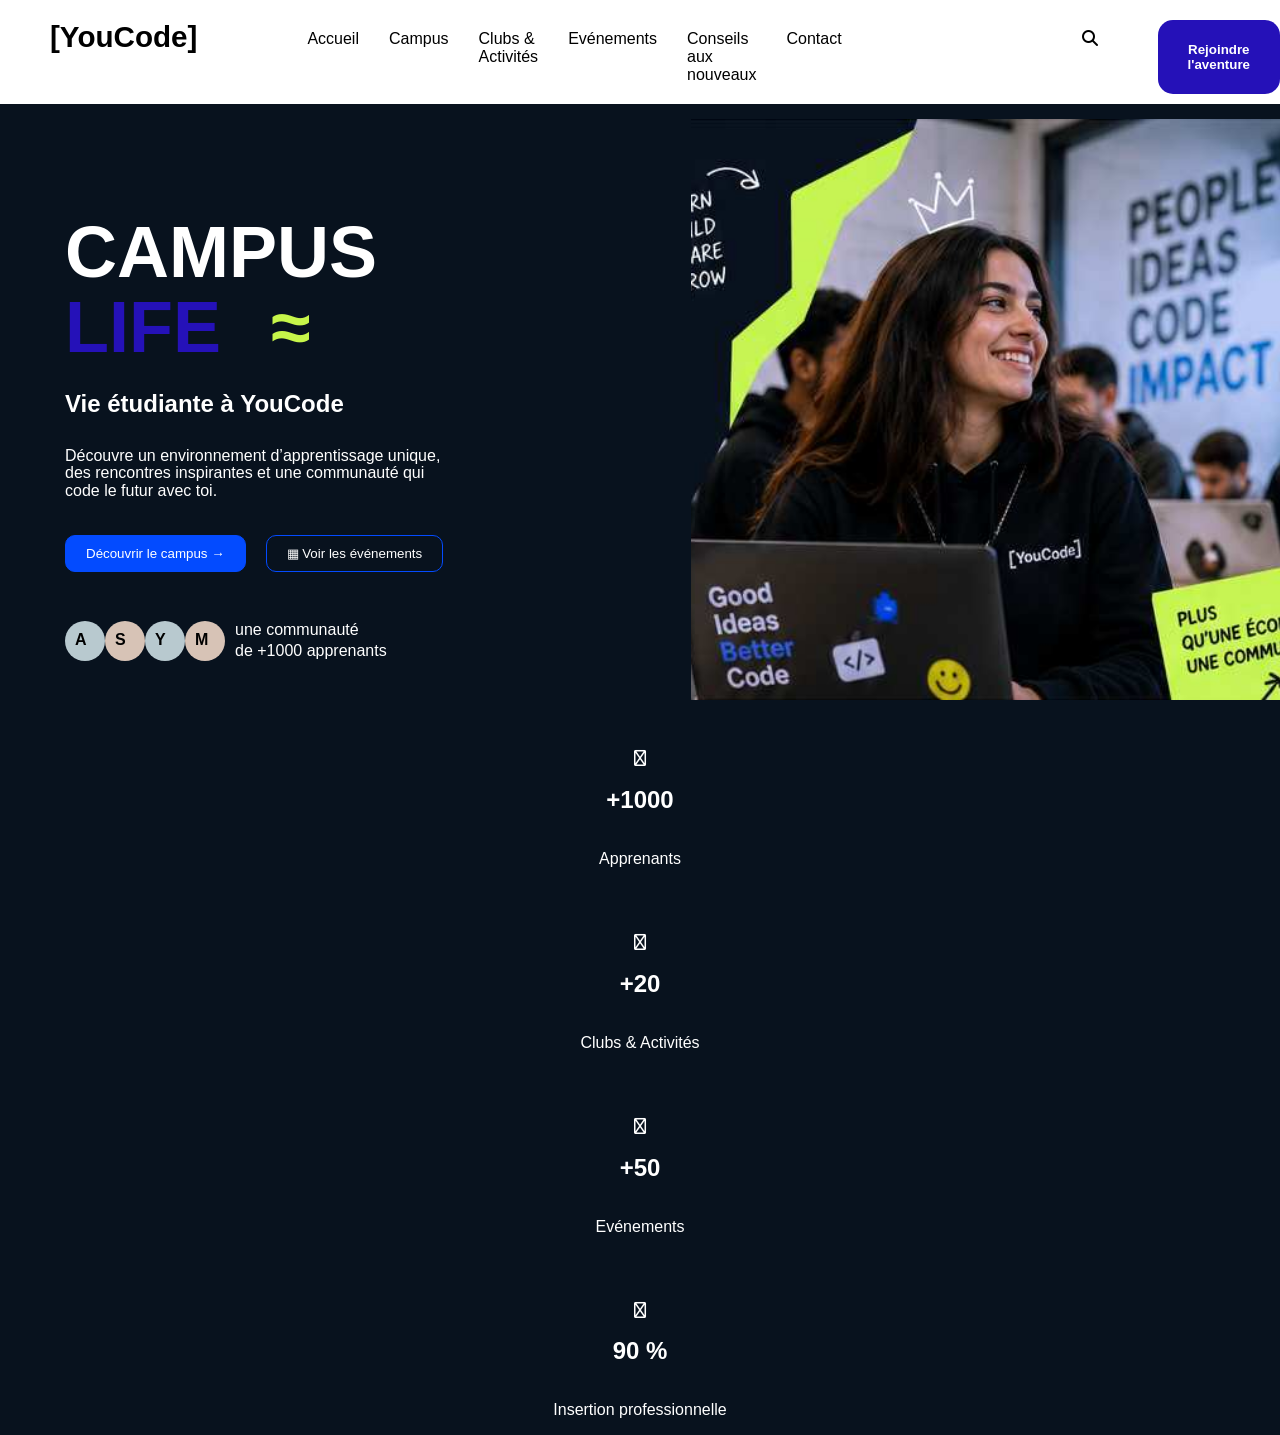
<file: index.html>
<!doctype html>
<html lang="fr">

<head>
  <title>Campus Life - YouCode</title>
  <meta name="description" content="Homepage" />
  <meta charset="UTF-8" />
  <meta name="viewport" content="width=device-width, initial-scale=1.0" />
  <link rel="stylesheet" href="https://cdnjs.cloudflare.com/ajax/libs/font-awesome/6.5.1/css/all.min.css" />
  <link rel="stylesheet" href="style.css" />
</head>

<body>
  <header>
    <span><a href="index.html" id="home-logo">[YouCode]</a></span>
    <nav>
      <a href="index.html">Accueil</a>
      <a href="">Campus</a>
      <a href="">Clubs & Activités</a>
      <a href="">Evénements</a>
      <a href="">Conseils aux nouveaux</a>
      <a href="contact.html">Contact</a>
    </nav>
    <i class="fa-solid fa-magnifying-glass"></i>
    <button href="contact.html" class="header-button">
      Rejoindre <br>l'aventure
    </button>
  </header>
  <section class="hero">
    <div class="hero-content">
      <h1 id="hero-header">
        <p>CAMPUS</p> LIFE<span>≈</span>
      </h1>
      <p class="hero-subtitle">
        Vie étudiante à YouCode
      </p>
      <p class="hero-description">
        Découvre un environnement d’apprentissage unique,
        des rencontres inspirantes et une communauté qui code
        le futur avec toi.
      </p>
      <span class="hero-buttons">
        <button class="hero-button1">Découvrir le campus →</button>
        <button class="hero-button2">▦ Voir les événements</button>
      </span>
      <div id="hero-spans-container">
        <span class="hero-spans">
          <span class="hero-span1">A</span>
          <span class="hero-span2">S</span>
          <span class="hero-span1">Y</span>
          <span class="hero-span2">M</span>
        </span>
        <span class="hero-span-paragraph">
          <p>une communauté</p>
          <p>de +1000 apprenants</p>
        </span>
      </div>
    </div>
    <div class="hero-image">
      <img src="Assets/hero img.png.jpg" alt="Campus Life" />
    </div>
  </section>
  <section id="statistics">
    <article class="stat1">
      <i class="fa-regular fa-diamond"></i>
      <h2>+1000</h2>
      <p>Apprenants</p>
    </article>
     <article class="stat2">
      <i class="fa-regular fa-diamond"></i>
      <h2>+20</h2>
      <p>Clubs & Activités</p>
    </article>
     <article class="stat3">
      <i class="fa-regular fa-diamond"></i>
      <h2>+50</h2>
      <p>Evénements</p>
    </article>
     <article class="stat4">
      <i class="fa-regular fa-diamond"></i>
      <h2>90 %</h2>
      <p>Insertion professionnelle</p>
    </article>
  </section>
</body>

</html>
</file>
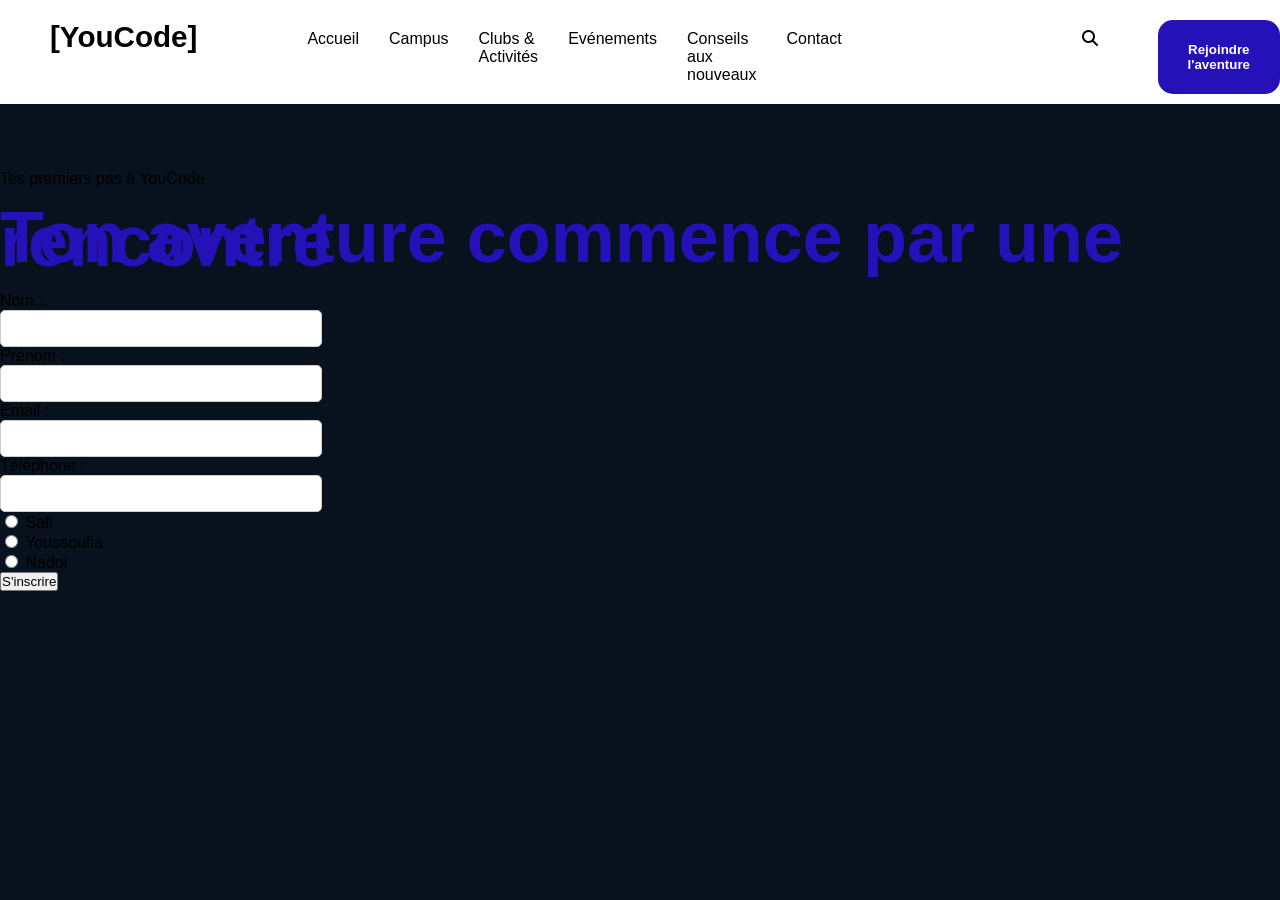
<file: contact.html>
<!doctype html>
<html lang="fr">
  <head>
    <title>Contact US - YouCode</title>
    <meta name="description" content="contact us page" />
    <meta charset="UTF-8" />
    <meta name="viewport" content="width=device-width, initial-scale=1.0" />
    <link
      rel="stylesheet"
      href="https://cdnjs.cloudflare.com/ajax/libs/font-awesome/6.5.1/css/all.min.css"
    />
    <link rel="stylesheet" href="style.css" />
  </head>
  <body>
    <header>
      <span><a href="index.html" id="home-logo">[YouCode]</a></span>
      <nav>
        <a href="index.html">Accueil</a>
        <a href="">Campus</a>
        <a href="">Clubs & Activités</a>
        <a href="">Evénements</a>
        <a href="">Conseils aux nouveaux</a>
        <a href="contact.html">Contact</a>
      </nav>
      <i class="fa-solid fa-magnifying-glass"></i>
      <button href="contact.html" class="header-button">
        Rejoindre l'aventure
      </button>
    </header>
    <main>
        <div>
            <div>
                <p>Tes premiers pas à YouCode</p>
                <h1 id="contact-header">Ton aventure commence par une rencontre</h1>
            </div>
            <div>
                <form>
                    <label for="nom">Nom :</label><br>
                    <input type="text" id="nom" name="nom" required /><br>
                    
                    <label for="prenom">Prénom :</label><br>    
                    <input type="text" id="prenom" name="prenom" required /><br>
                    <label for="email">Email :</label><br>
                    <input type="email" id="email" name="email" required /><br>
                    <label for="tel">Téléphone :</label><br>
                    <input type="tel" id="tel" name="tel" required /><br>
                    <input type="radio" id="Safi" name="city-campus" value="safi" />
                    <label for="Safi">Safi</label><br>
                    <input type="radio" id="Youssoufia" name="city-campus" value="youssoufia" />
                    <label for="Youssoufia">Youssoufia</label><br>
                    <input type="radio" id="Nador" name="city-campus" value="nador" />
                    <label for="Nador">Nador</label><br>
                    <button type="submit">S'inscrire</button>
                </form>
            </div>
        </div>
    </main>
  </body>
</html>
</file>
<file: style.css>
/* Global Styles */

* {
    font-family: inter, sans-serif;
    padding: 0;
}

body {
    background-color: #08121e;
    margin: 0;
    padding: 0;
}

/* Header Styles */

header {
    display: flex;
    flex-direction: row;
    padding-top: 20px;
    padding-bottom: 10px;
    margin-bottom: 15px;
    background-color: white;

}

#home-logo {
    text-decoration: none;
    color: black;
    font-size: 1.85rem;
    font-weight: 600;
}

nav {
    display: flex;
    flex-direction: row;
    margin-left: 50px;
    margin-right: 170px;
    gap: 30px;
    padding: 10px;
}

nav a {
    text-decoration: none;
    color: black;
    font-weight: 100;
}

/* Home Page Styles */

.fa-solid {
    margin-left: 50px;
    margin-right: 50px;
    padding: 10px;
}

button.header-button {
    background-color: #2511b8;
    border: none;
    padding: 10px 20px;
    border-radius: 15px;
    color: white;
    font-weight: bold;
    cursor: pointer;
    width: 150px;
}



h1 {
    font-size: 4.5rem;
    font-weight: 800;
    line-height: 0.05;
    color: #2511b8;

    p {
        color: white;
    }
}

.hero {
    display: flex;
    justify-content: space-between;
    ;
}

#hero-header span {
    font-size: 4.5rem;
    margin-left: 50px;
    margin-right: 50px;
    color: #c7f64a;
}

.hero-content {
    display: flex;
    flex-direction: column;
    flex-direction: start;
    flex: 1;
    width: 45%;
    margin-left: 65px;
    padding-bottom: 30px;
}

.hero-subtitle {
    color: white;
    font-size: 1.5rem;
    margin-top: 0px;
    padding: 0px;
    font-weight: 800;
}

.hero-description {
    color: white;
    font-size: 1rem;
    margin-top: 5px;
    line-height: 1.1;
    width: 60%;
}

header span {
    font-size: 1.5rem;
    margin-left: 50px;
    margin-right: 50px;
    color: black;
}


.hero-buttons {
    display: flex;
    flex-direction: row;
    gap: 20px;
    margin-top: 20px;
    margin-bottom: 20px;
    width: 100%;
}

.hero-button1 {
    color: white;
    padding: 10px 20px;
    border: 1px solid #034bff;
    background-color: #034bff;
    border-radius: 10px;
}

.hero-button2 {
    color: white;
    background-color: transparent;
    border: 1px solid #034bff;
    border-radius: 10px;
    padding: 10px 20px;
}

.hero-spans {
    display: flex;
    flex-direction: row;

}

.hero-spans span {
    width: 20px;
    height: 20px;
    border-radius: 50%;
    padding: 10px;
    justify-content: center;
    align-items: center;
    
    font-weight: bold;
}

.hero-span1 {
    background-color: #b8c9cf;
}

.hero-span2 {
    background-color: #d7c3b6;
}

.hero-span-paragraph {
    color: white;
    font-size: 1rem;
    margin-left: 10px;
    line-height: 0.3;
}

#hero-spans-container {
    display: flex;
    flex-direction: row;
    align-items: center;
    margin-top: 20px;
}

.hero img {
    width: 100%;
    height: 100%;
    flex-direction: start;
    object-fit: cover;
    flex: 2;

}

section .hero {
    margin: 0;
    padding: 0;
}

.hero-title {
    font-size: 1.5rem;
    color: #2511b8;
    font-weight: 700;
}

section {
    width: 100%;
    background-color: #08121e;
    margin: 0;
    padding: 0;
}
section #statistics{
    display: flex;
    flex-direction: row;
}

article {
    display: flex;
    flex-direction: column;
    align-items: center;
    justify-content: center;
    margin-top: 50px;
    gap: 0px;
    color: white;
}

/* Contact Form Styles */

main {
    display: flex;
    flex-direction: column;
    align-items: center;
    justify-content: center;
    margin-top: 50px;
    gap: 50px;
}

input[type="text"],
input[type="email"],
input[type="tel"] {
    padding: 10px;
    border: 1px solid #ccc;
    border-radius: 5px;
    width: 300px;
}


/* Footer Styles * /
</file>
